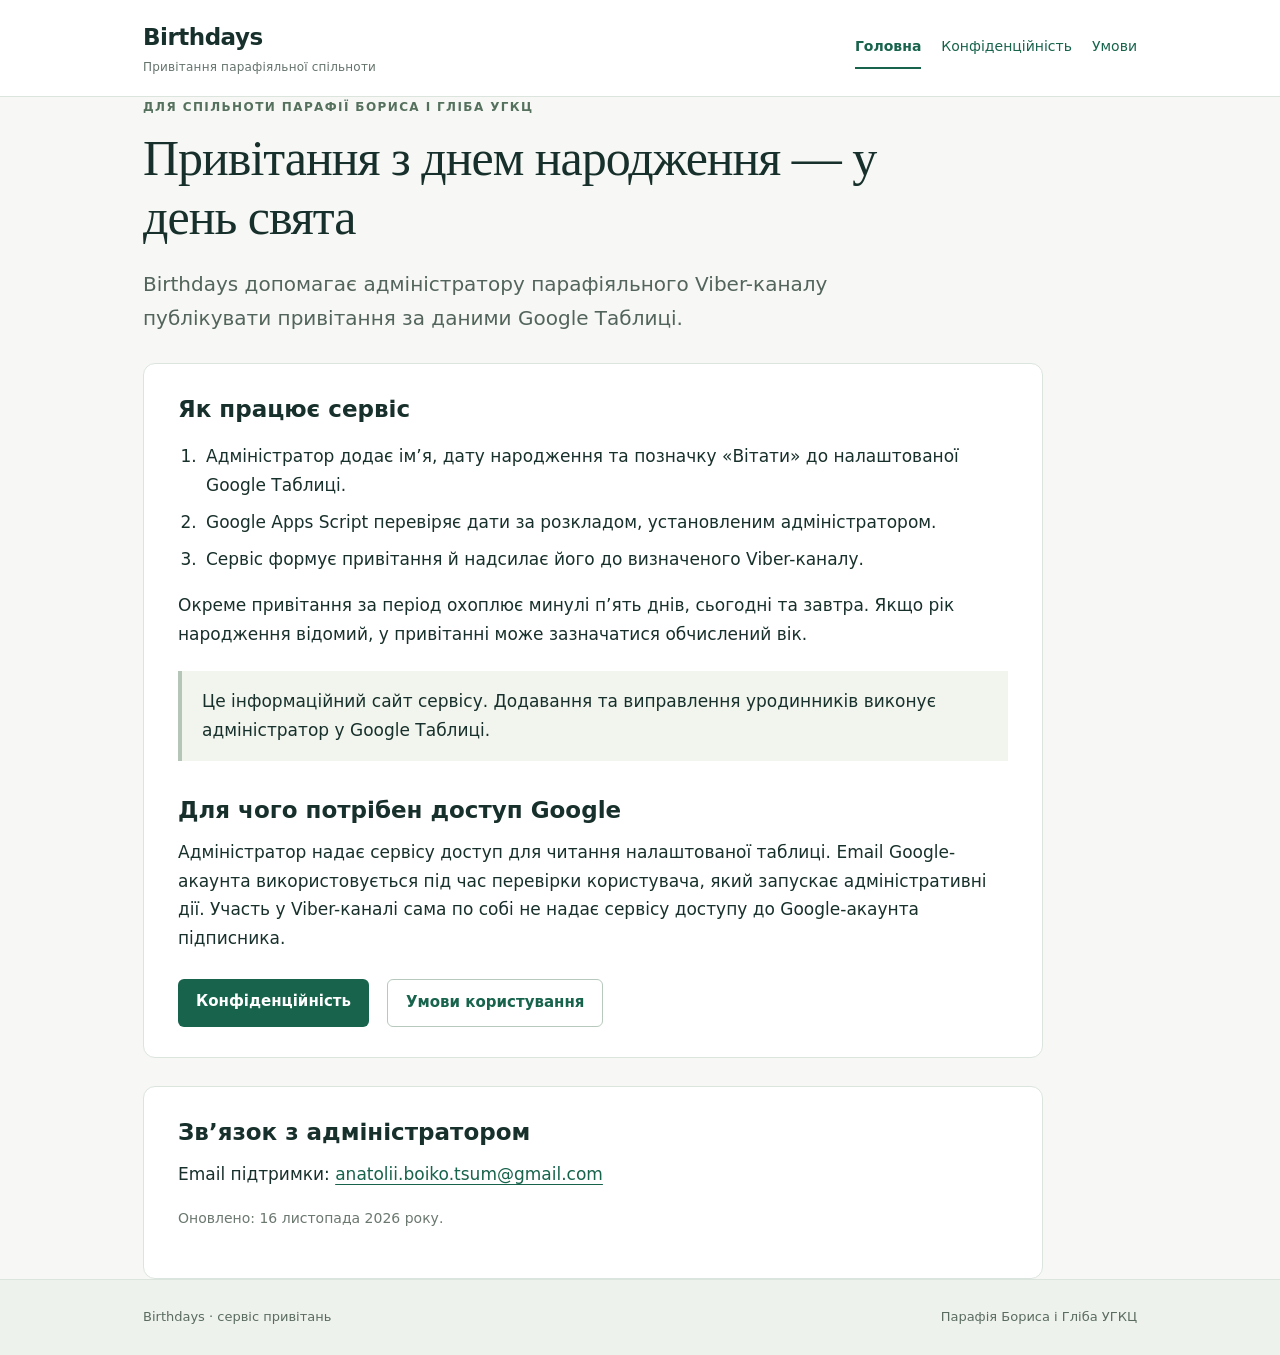
<file: index.html>
<!doctype html>
<html lang="uk">
<head>
<meta charset="utf-8">
<meta name="viewport" content="width=device-width, initial-scale=1">
<title>Birthdays — привітання парафії</title>
<meta name="description" content="Інформація про сервіс Birthdays: привітання з днем народження у Viber-каналі за даними Google Таблиці.">
<link rel="stylesheet" href="styles.css">
</head>
<body>
<a class="skip" href="#content">До змісту</a>
<header><div class="shell top"><a class="brand" href="index.html">Birthdays<small>Привітання парафіяльної спільноти</small></a><nav aria-label="Основна навігація"><a href="index.html" aria-current="page">Головна</a><a href="privacy.html">Конфіденційність</a><a href="terms.html">Умови</a></nav></div></header>
<main id="content" class="shell">
<p class="eyebrow">Для спільноти парафії Бориса і Гліба УГКЦ</p>
<h1>Привітання з днем народження — у день свята</h1>
<p class="lead">Birthdays допомагає адміністратору парафіяльного Viber-каналу
публікувати привітання за даними Google Таблиці.</p>
<div class="paper">
<h2>Як працює сервіс</h2>
<ol class="steps">
<li>Адміністратор додає ім’я, дату народження та позначку «Вітати» до налаштованої Google Таблиці.</li>
<li>Google Apps Script перевіряє дати за розкладом, установленим адміністратором.</li>
<li>Сервіс формує привітання й надсилає його до визначеного Viber-каналу.</li>
</ol>
<p>Окреме привітання за період охоплює минулі п’ять днів, сьогодні та завтра.
Якщо рік народження відомий, у привітанні може зазначатися обчислений вік.</p>
<div class="callout">Це інформаційний сайт сервісу. Додавання та виправлення уродинників
виконує адміністратор у Google Таблиці.</div>
<h2>Для чого потрібен доступ Google</h2>
<p>Адміністратор надає сервісу доступ для читання налаштованої таблиці.
Email Google-акаунта використовується під час перевірки користувача, який запускає
адміністративні дії. Участь у Viber-каналі сама по собі не надає сервісу доступу до Google-акаунта підписника.</p>
<div class="links"><a class="button" href="privacy.html">Конфіденційність</a>
<a class="button secondary" href="terms.html">Умови користування</a></div>
</div>
<section class="paper contact"><h2>Зв’язок з адміністратором</h2><p>Email підтримки: <a href="mailto:anatolii.boiko.tsum@gmail.com">anatolii.boiko.tsum@gmail.com</a></p><p class="muted">Оновлено: 16 листопада 2026 року.</p></section></main>
<footer><div class="shell"><span>Birthdays · сервіс привітань</span><span>Парафія Бориса і Гліба УГКЦ</span></div></footer>
</body>
</html>
</file>
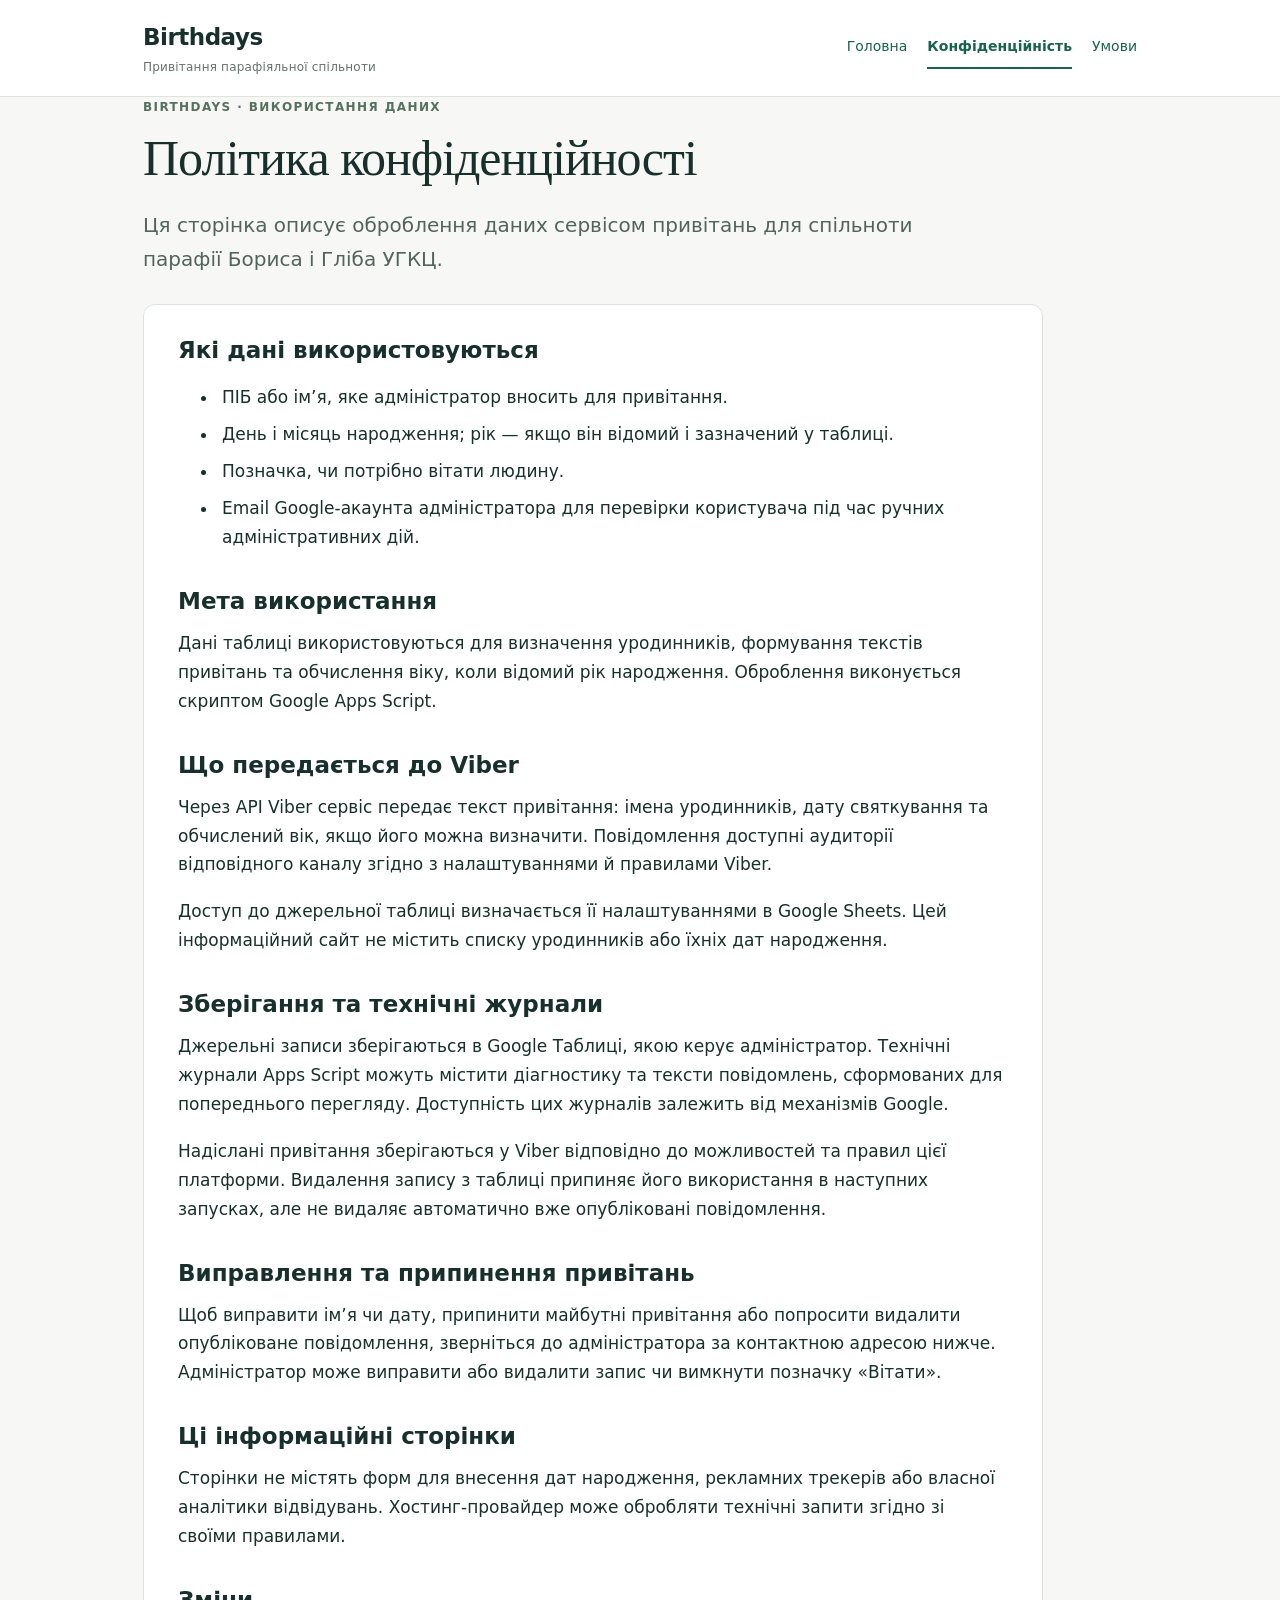
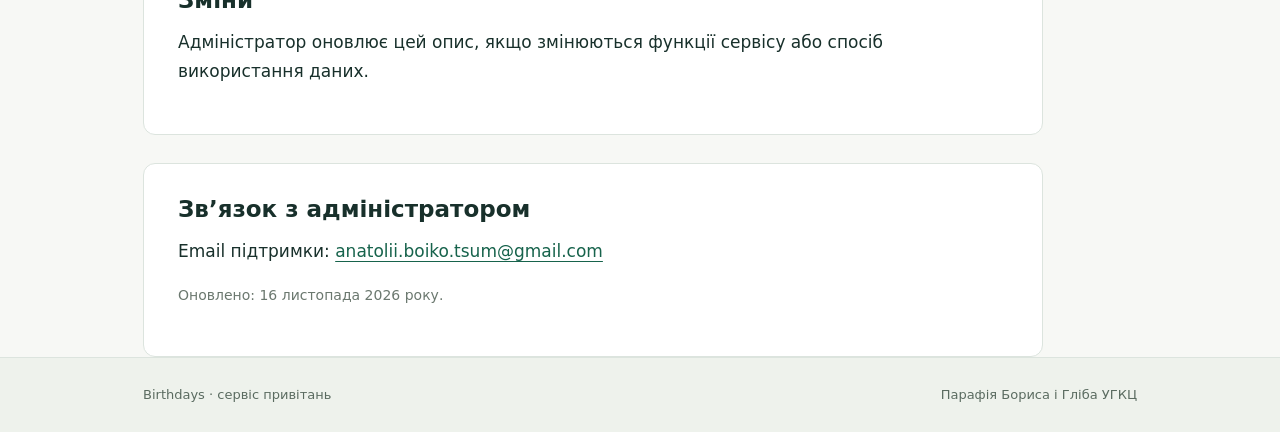
<file: privacy.html>
<!doctype html>
<html lang="uk">
<head>
<meta charset="utf-8">
<meta name="viewport" content="width=device-width, initial-scale=1">
<title>Політика конфіденційності — Birthdays</title>
<meta name="description" content="Інформація про сервіс Birthdays: привітання з днем народження у Viber-каналі за даними Google Таблиці.">
<link rel="stylesheet" href="styles.css">
</head>
<body>
<a class="skip" href="#content">До змісту</a>
<header><div class="shell top"><a class="brand" href="index.html">Birthdays<small>Привітання парафіяльної спільноти</small></a><nav aria-label="Основна навігація"><a href="index.html">Головна</a><a href="privacy.html" aria-current="page">Конфіденційність</a><a href="terms.html">Умови</a></nav></div></header>
<main id="content" class="shell">
<p class="eyebrow">Birthdays · використання даних</p>
<h1>Політика конфіденційності</h1>
<p class="lead">Ця сторінка описує оброблення даних сервісом привітань для спільноти
парафії Бориса і Гліба УГКЦ.</p>
<div class="paper">
<h2>Які дані використовуються</h2>
<ul>
<li>ПІБ або ім’я, яке адміністратор вносить для привітання.</li>
<li>День і місяць народження; рік — якщо він відомий і зазначений у таблиці.</li>
<li>Позначка, чи потрібно вітати людину.</li>
<li>Email Google-акаунта адміністратора для перевірки користувача під час ручних адміністративних дій.</li>
</ul>
<h2>Мета використання</h2>
<p>Дані таблиці використовуються для визначення уродинників, формування текстів
привітань та обчислення віку, коли відомий рік народження.
Оброблення виконується скриптом Google Apps Script.</p>
<h2>Що передається до Viber</h2>
<p>Через API Viber сервіс передає текст привітання: імена уродинників, дату святкування
та обчислений вік, якщо його можна визначити. Повідомлення доступні аудиторії відповідного
каналу згідно з налаштуваннями й правилами Viber.</p>
<p>Доступ до джерельної таблиці визначається її налаштуваннями в Google Sheets.
Цей інформаційний сайт не містить списку уродинників або їхніх дат народження.</p>
<h2>Зберігання та технічні журнали</h2>
<p>Джерельні записи зберігаються в Google Таблиці, якою керує адміністратор.
Технічні журнали Apps Script можуть містити діагностику та тексти повідомлень, сформованих
для попереднього перегляду. Доступність цих журналів залежить від механізмів Google.</p>
<p>Надіслані привітання зберігаються у Viber відповідно до можливостей та правил цієї платформи.
Видалення запису з таблиці припиняє його використання в наступних запусках,
але не видаляє автоматично вже опубліковані повідомлення.</p>
<h2>Виправлення та припинення привітань</h2>
<p>Щоб виправити ім’я чи дату, припинити майбутні привітання або попросити видалити
опубліковане повідомлення, зверніться до адміністратора за контактною адресою нижче.
Адміністратор може виправити або видалити запис чи вимкнути позначку «Вітати».</p>
<h2>Ці інформаційні сторінки</h2>
<p>Сторінки не містять форм для внесення дат народження, рекламних трекерів або власної
аналітики відвідувань. Хостинг-провайдер може обробляти технічні запити згідно зі своїми правилами.</p>
<h2>Зміни</h2>
<p>Адміністратор оновлює цей опис, якщо змінюються функції сервісу або спосіб використання даних.</p>
</div>
<section class="paper contact"><h2>Зв’язок з адміністратором</h2><p>Email підтримки: <a href="mailto:anatolii.boiko.tsum@gmail.com">anatolii.boiko.tsum@gmail.com</a></p><p class="muted">Оновлено: 16 листопада 2026 року.</p></section></main>
<footer><div class="shell"><span>Birthdays · сервіс привітань</span><span>Парафія Бориса і Гліба УГКЦ</span></div></footer>
</body>
</html>
</file>
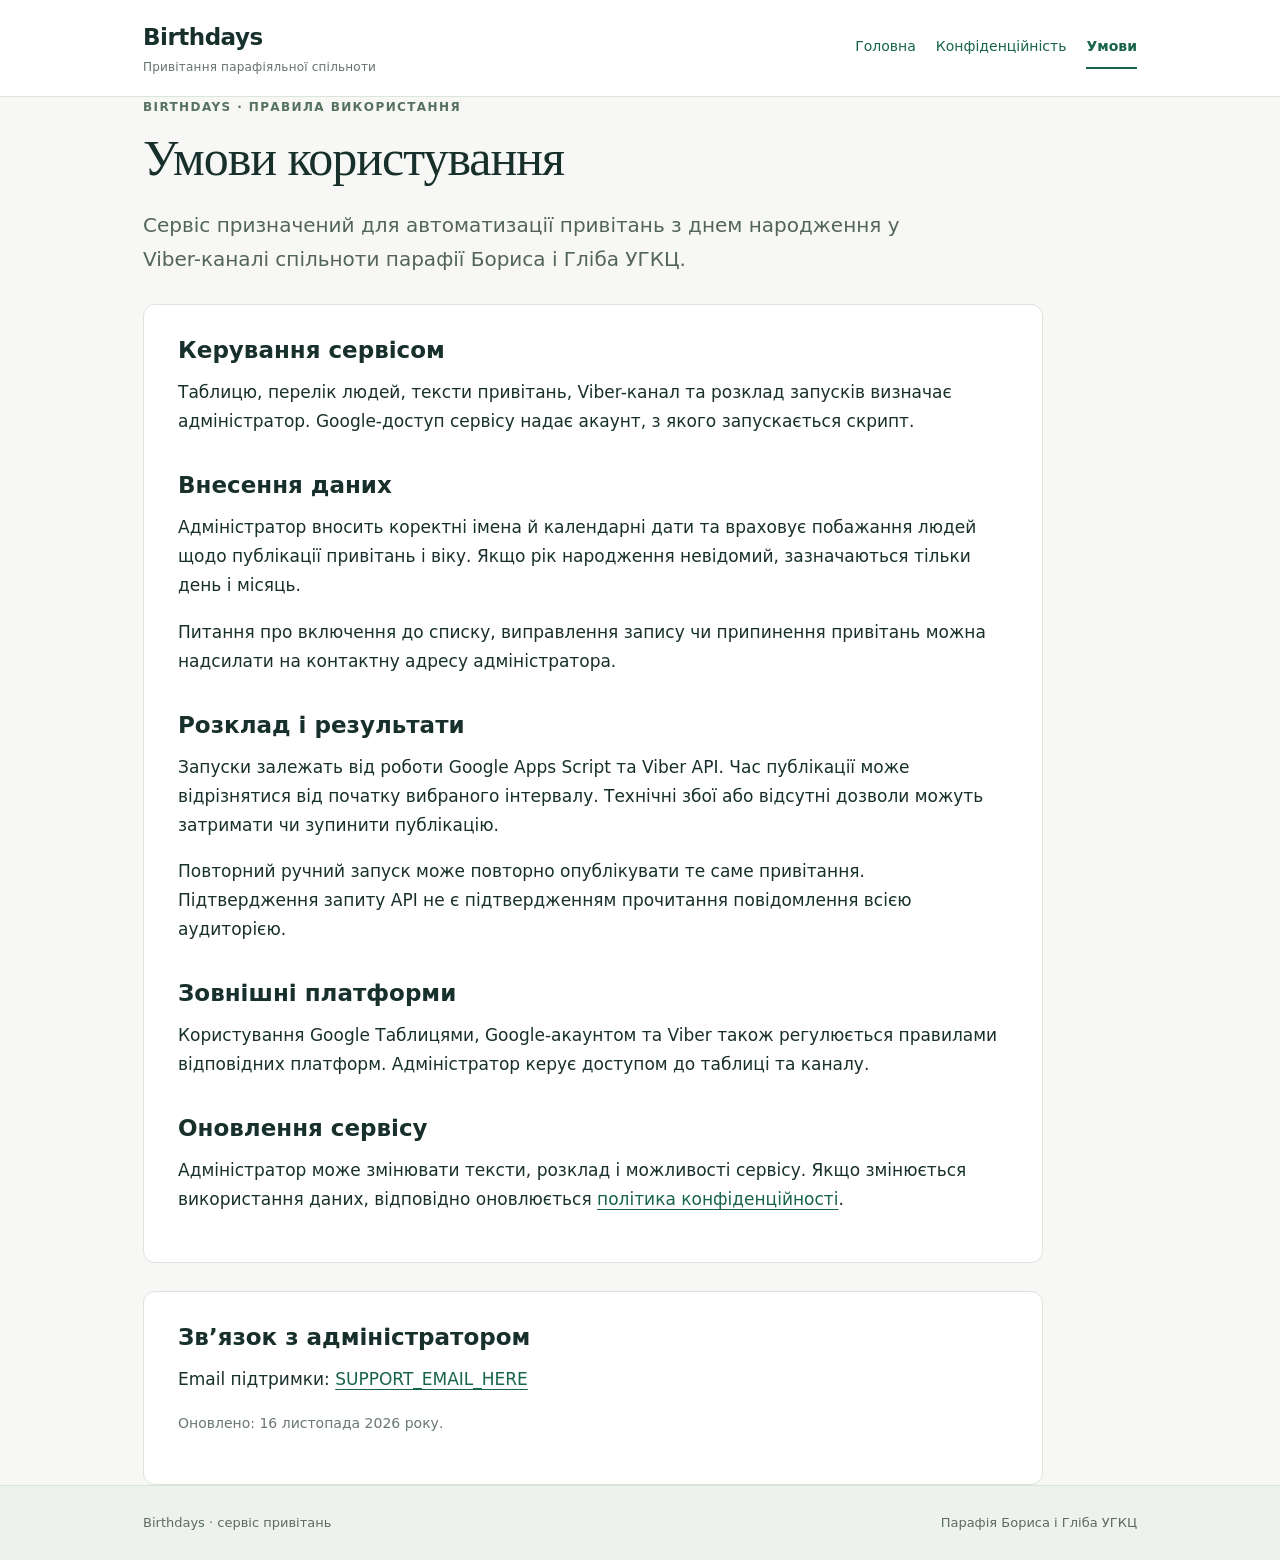
<file: terms.html>
<!doctype html>
<html lang="uk">
<head>
<meta charset="utf-8">
<meta name="viewport" content="width=device-width, initial-scale=1">
<title>Умови користування — Birthdays</title>
<meta name="description" content="Інформація про сервіс Birthdays: привітання з днем народження у Viber-каналі за даними Google Таблиці.">
<link rel="stylesheet" href="styles.css">
</head>
<body>
<a class="skip" href="#content">До змісту</a>
<header><div class="shell top"><a class="brand" href="index.html">Birthdays<small>Привітання парафіяльної спільноти</small></a><nav aria-label="Основна навігація"><a href="index.html">Головна</a><a href="privacy.html">Конфіденційність</a><a href="terms.html" aria-current="page">Умови</a></nav></div></header>
<main id="content" class="shell">
<p class="eyebrow">Birthdays · правила використання</p>
<h1>Умови користування</h1>
<p class="lead">Сервіс призначений для автоматизації привітань з днем народження
у Viber-каналі спільноти парафії Бориса і Гліба УГКЦ.</p>
<div class="paper">
<h2>Керування сервісом</h2>
<p>Таблицю, перелік людей, тексти привітань, Viber-канал та розклад запусків
визначає адміністратор. Google-доступ сервісу надає акаунт, з якого запускається скрипт.</p>
<h2>Внесення даних</h2>
<p>Адміністратор вносить коректні імена й календарні дати та враховує побажання людей щодо
публікації привітань і віку. Якщо рік народження невідомий, зазначаються тільки день і місяць.</p>
<p>Питання про включення до списку, виправлення запису чи припинення привітань
можна надсилати на контактну адресу адміністратора.</p>
<h2>Розклад і результати</h2>
<p>Запуски залежать від роботи Google Apps Script та Viber API. Час публікації може
відрізнятися від початку вибраного інтервалу. Технічні збої або відсутні дозволи можуть
затримати чи зупинити публікацію.</p>
<p>Повторний ручний запуск може повторно опублікувати те саме привітання.
Підтвердження запиту API не є підтвердженням прочитання повідомлення всією аудиторією.</p>
<h2>Зовнішні платформи</h2>
<p>Користування Google Таблицями, Google-акаунтом та Viber також регулюється правилами
відповідних платформ. Адміністратор керує доступом до таблиці та каналу.</p>
<h2>Оновлення сервісу</h2>
<p>Адміністратор може змінювати тексти, розклад і можливості сервісу. Якщо змінюється
використання даних, відповідно оновлюється
<a href="privacy.html">політика конфіденційності</a>.</p>
</div>
<section class="paper contact"><h2>Зв’язок з адміністратором</h2><p>Email підтримки: <a href="mailto:SUPPORT_EMAIL_HERE">SUPPORT_EMAIL_HERE</a></p><p class="muted">Оновлено: 16 листопада 2026 року.</p></section></main>
<footer><div class="shell"><span>Birthdays · сервіс привітань</span><span>Парафія Бориса і Гліба УГКЦ</span></div></footer>
</body>
</html>
</file>
<file: styles.css>
*{box-sizing:border-box}html{scroll-behavior:smooth}body{margin:0;background:#f7f8f5;color:#18302b;font:17px/1.7 system-ui,-apple-system,BlinkMacSystemFont,"Segoe UI",sans-serif}a{color:#17634c;text-underline-offset:4px}a:hover{color:#0b3e2f}a:focus-visible{outline:3px solid #b27926;outline-offset:4px}.shell{max-width:1050px;margin:auto;padding:0 28px}.skip{position:absolute;left:-9999px}.skip:focus{left:20px;top:10px;background:white;padding:8px;z-index:2}header{background:#fff;border-bottom:1px solid #dce4de}.top{min-height:96px;display:flex;justify-content:space-between;align-items:center;gap:24px}.brand{text-decoration:none;color:#18302b;font-size:23px;font-weight:750;letter-spacing:-.5px}.brand small{display:block;font-size:12px;font-weight:500;letter-spacing:.2px;color:#64736c}nav{display:flex;flex-wrap:wrap;gap:20px}nav a{font-size:14px;text-decoration:none;padding:8px 0}nav a[aria-current=page]{border-bottom:2px solid #17634c;font-weight:700}main{padding-top:52px;padding-bottom:64px}.eyebrow{text-transform:uppercase;font-size:12px;letter-spacing:1.4px;font-weight:750;color:#55715e;margin:0 0 12px}h1{font-family:Georgia,serif;font-size:clamp(31px,5vw,50px);font-weight:500;line-height:1.18;letter-spacing:-1px;max-width:800px;margin:0 0 20px}h2{font-size:23px;line-height:1.35;margin:34px 0 12px}p{margin:0 0 18px}.lead{font-size:20px;max-width:800px;color:#52645b}.paper{background:#fff;border:1px solid #dce4de;border-radius:12px;padding:30px 34px;margin-top:28px;max-width:900px}.paper h2:first-child{margin-top:0}.callout{border-left:4px solid #b5c6b8;padding:16px 20px;background:#f1f5ee;margin:22px 0}.steps{padding-left:24px}li{padding-left:4px;margin:8px 0}.contact{word-break:break-word}.links{display:flex;gap:18px;flex-wrap:wrap;margin-top:26px}.button{background:#17634c;color:white;padding:10px 18px;border-radius:6px;text-decoration:none;font-weight:600;font-size:15px}.button:hover{background:#104b39;color:white}.button.secondary{background:white;color:#17634c;border:1px solid #b6c9bc}.muted{color:#6b786f;font-size:14px}footer{border-top:1px solid #dce4de;padding:26px 0;background:#eef2ec}footer .shell{display:flex;justify-content:space-between;gap:20px;flex-wrap:wrap;font-size:13px;color:#5a6b60}.tablewrap{overflow-x:auto}table{border-collapse:collapse;width:100%;font-size:15px}td,th{text-align:left;border-bottom:1px solid #dce4de;padding:12px 10px;vertical-align:top}th{font-weight:700;background:#f4f7f1}code{font-size:14px} @media(max-width:650px){.shell{padding:0 18px}.top{align-items:flex-start;flex-direction:column;padding-top:20px;padding-bottom:18px;gap:12px}nav{gap:16px}main{padding-top:34px;padding-bottom:40px}.paper{padding:22px 20px}.lead{font-size:18px}h2{font-size:21px}}
</file>
